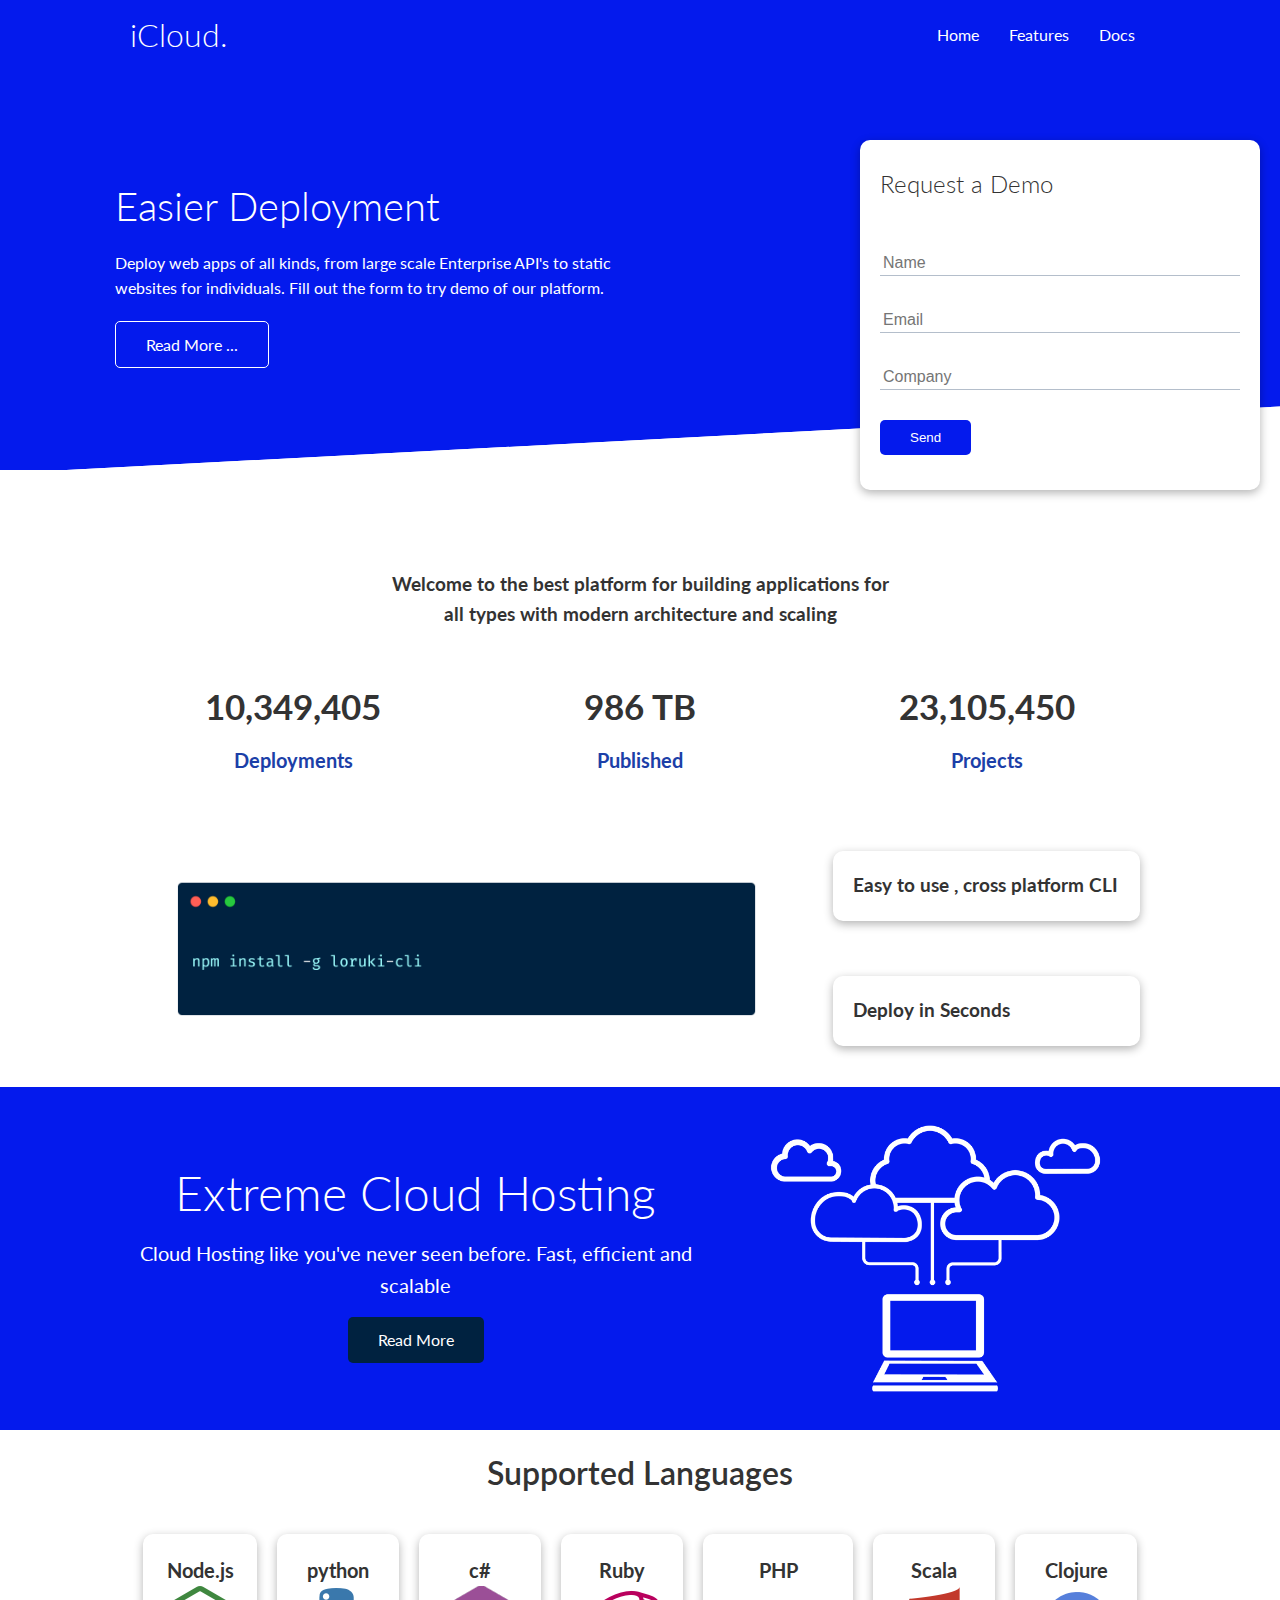
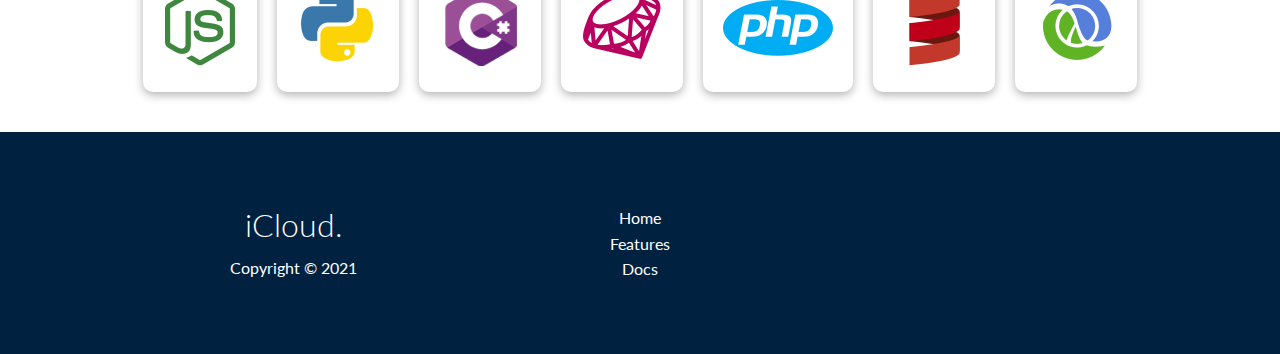
<file: iCloud/index.html>
<!DOCTYPE html>
<html lang="en">

<head>
    <meta charset="UTF-8">
    <meta http-equiv="X-UA-Compatible" content="IE=edge">
    <meta name="viewport" content="width=device-width, initial-scale=1.0">
    <link rel="stylesheet" href="https://cdnjs.cloudflare.com/ajax/libs/font-awesome/5.15.2/css/all.min.css"
        integrity="sha512-HK5fgLBL+xu6dm/Ii3z4xhlSUyZgTT9tuc/hSrtw6uzJOvgRr2a9jyxxT1ely+B+xFAmJKVSTbpM/CuL7qxO8w=="
        crossorigin="anonymous" />
    <link rel="stylesheet" href="css/style.css">
    <link rel="stylesheet" href="css/utilities.css">
    <title>Loruki | Cloud Solutions</title>
</head>

<body>
    <div class="navbar">
        <div class="container flex">
            <h1 class="logo">iCloud.</h1>
            <nav>
                <ul>
                    <li><a href="index.html">Home</a></li>
                    <li><a href="features.html">Features</a></li>
                    <li><a href="docs.html">Docs</a></li>
                </ul>
            </nav>
        </div>
    </div>

    <!-- Showcase -->

    <section class="showcase">
        <div class="container grid">
            <div class="showcase-text">
                <h1>Easier Deployment</h1>
                <p>
                    Deploy web apps of all kinds, from large scale Enterprise API's to static websites for individuals.
                    Fill out the form to try demo of our platform.
                </p>
                <a href="features.html" class="btn btn-outline">Read More ...</a>
            </div>
            <div class="showcase-form card">
                <h2>Request a Demo</h2>
                <form name="contact" method="POST" netlify-honeypot="bot-field" data-netlify="true">
                    <input type="hidden" name="form-name" value="contact">
                    <p class="hidden">
                        <label>Don't fill this if you're a human:
                            <input name="bot-field" />
                        </label>
                    </p>
                    <div class="form-control">
                        <input type="text" name="name" placeholder="Name" required>
                    </div>
                    <div class="form-control">
                        <input type="email" name="email" placeholder="Email" required>
                    </div>
                    <div class="form-control">
                        <input type="text" name="company" placeholder="Company" required>
                    </div>
                    <input type="submit" value="Send" class="btn btn-primary">
                </form>
            </div>
        </div>
    </section>

    <!-- Stats -->

    <section class="stats">
        <div class="container">
            <h3 class="stats-heading text-center ">
                Welcome to the best platform for building applications for all types with modern architecture and
                scaling
            </h3>
            <div class="grid grid-3 text-center my-4">
                <div>
                    <i class="fas fa-server fa-3x"></i>
                    <h3>10,349,405</h3>
                    <p class="text-secondary">Deployments</p>
                </div>
                <div>
                    <i class="fas fa-upload fa-3x"></i>
                    <h3>986 TB</h3>
                    <p class="text-secondary">Published</p>
                </div>
                <div>
                    <i class="fas fa-project-diagram fa-3x"></i>
                    <h3>23,105,450</h3>
                    <p class="text-secondary">Projects</p>
                </div>
            </div>
        </div>
    </section>

<!-- CLI -->

    <section class="cli">
        <div class="container grid">
            <img src="images/cli.png" alt="cli image">
            <div class="card">
                <h3>Easy to use , cross platform CLI</h3>
            </div>
            <div class="card">
                <h3>Deploy in Seconds</h3>
            </div>
        </div>
    </section>
    <section class="cloud bg-primary my-2 py-2">
        <div class="container grid bg-primary">
            <div class="text-center">
                <h2 class="lg">Extreme Cloud Hosting</h2>
                <p class="lead my-1">Cloud Hosting like you've never seen before.
                    Fast, efficient and scalable</p>
                <a href="features.html" class="btn btn-dark">Read More</a>
            </div>
            <img src="images/cloud.png" alt="cloud image">
        </div>
    </section>

    <!-- Languages -->
    
    <section class="languages">
        <h2 class="md text-center my-2">
            Supported Languages
        </h2>
        <div class="container flex">
            <div class="card">
                <h4>Node.js</h4>
                <img src="images/node.png" alt="Node">
            </div>
            <div class="card">
                <h4>python</h4>
                <img src="images/python.png" alt="Node">
            </div>
            <div class="card">
                <h4>c#</h4>
                <img src="images/csharp.png" alt="Node">
            </div>
            <div class="card">
                <h4>Ruby</h4>
                <img src="images/ruby.png" alt="Node">
            </div>
            <div class="card">
                <h4>PHP</h4>
                <img src="images/php.png" alt="Node">
            </div>
            <div class="card">
                <h4>Scala</h4>
                <img src="images/scala.png" alt="Node">
            </div>
            <div class="card">
                <h4>Clojure</h4>
                <img src="images/clojure.png" alt="Node">
            </div>
        </div>
    </section>

<!-- Footer -->

    <footer class="footer bg-dark py-5">
        <div class="container grid grid-3 text-center">
            <div>
                <h1>iCloud.</h1>
                <p>Copyright &copy; 2021</p>
            </div>
            <nav>
                <ul>
                    <li><a href="index.html">Home</a></li>
                    <li><a href="features.html">Features</a></li>
                    <li><a href="docs.html">Docs</a></li>
                </ul>
            </nav>
            <div class="social">
                <a href="#"><i class="fab fa-twitter fa-2x"></i></a>
                <a href="#"><i class="fab fa-instagram fa-2x"></i></a>
                <a href="#"><i class="fab fa-facebook fa-2x"></i></a>
                <a href="#"><i class="fab fa-github fa-2x"></i></a>
            </div>
        </div>
    </footer>

</body>
</html>
</file>
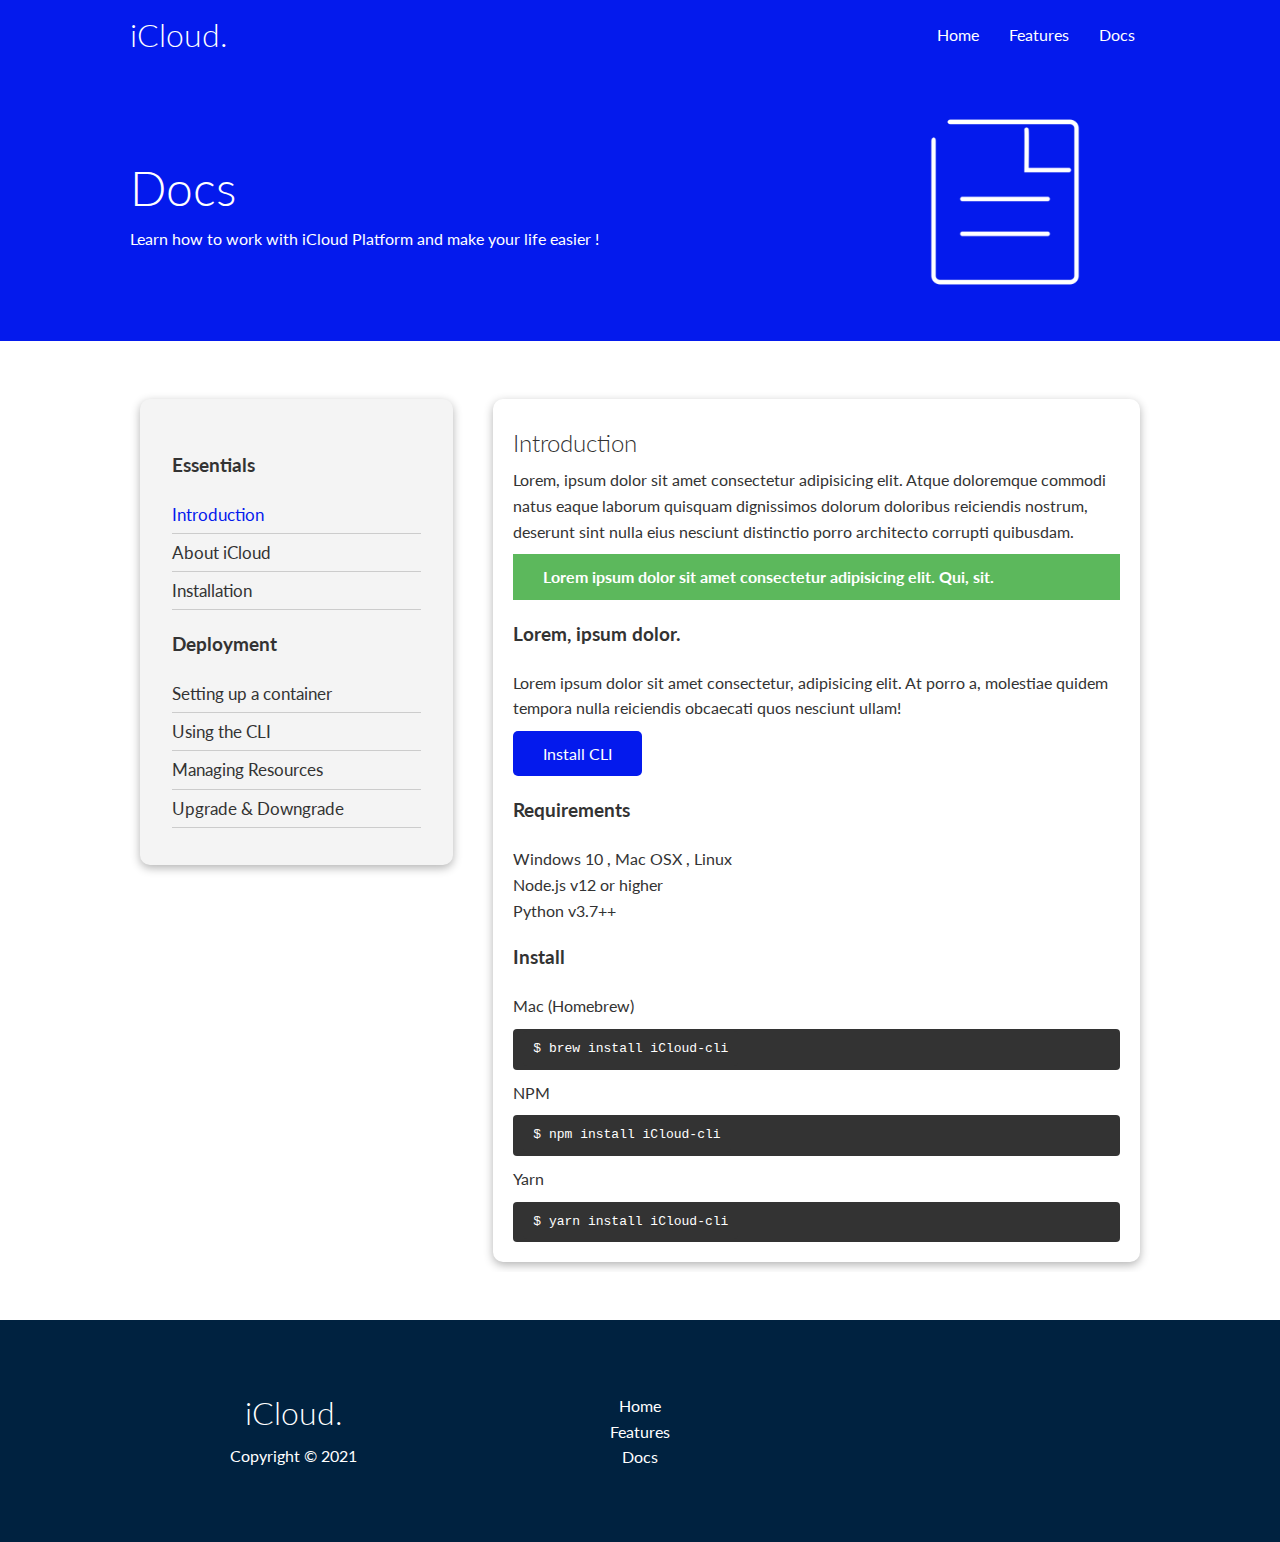
<file: iCloud/docs.html>
<!DOCTYPE html>
<html lang="en">

<head>
    <meta charset="UTF-8">
    <meta http-equiv="X-UA-Compatible" content="IE=edge">
    <meta name="viewport" content="width=device-width, initial-scale=1.0">
    <link rel="stylesheet" href="https://cdnjs.cloudflare.com/ajax/libs/font-awesome/5.15.2/css/all.min.css"
        integrity="sha512-HK5fgLBL+xu6dm/Ii3z4xhlSUyZgTT9tuc/hSrtw6uzJOvgRr2a9jyxxT1ely+B+xFAmJKVSTbpM/CuL7qxO8w=="
        crossorigin="anonymous" />
    <link rel="stylesheet" href="css/style.css">
    <link rel="stylesheet" href="css/utilities.css">
    <title>Loruki | Cloud Solutions</title>
</head>

<body>

    <!-- NavBar -->

    <div class="navbar">
        <div class="container flex">
            <h1 class="logo">iCloud.</h1>
            <nav>
                <ul>
                    <li><a href="index.html">Home</a></li>
                    <li><a href="features.html">Features</a></li>
                    <li><a href="docs.html">Docs</a></li>
                </ul>
            </nav>
        </div>
    </div>

    <!-- Head -->

    <section class="docs-head bg-primary py-3">
        <div class="container grid ">
            <div>
                <h1 class="lg">Docs</h1>
                <p>Learn how to work with iCloud Platform and make your life easier !</p>
            </div>
            <div></div>
            <div>
                <img src="images/docs.png" alt="server image">
            </div>
        </div>
    </section>

    <!-- main -->

    <section class="docs-main my-4">
        <div class="container grid">
            <div class="card bg-light p-3">
                <h3 class="my-2">Essentials</h3>
                <nav>
                    <ul>
                        <li><a class="text-primary"href="#">Introduction</a></li>
                        <li><a href="#">About iCloud</a></li>
                        <li><a href="#">Installation</a></li>
                    </ul>
                </nav>
                <h3 class="my-2">Deployment</h3>
                <nav>
                    <ul>
                        <li><a href="#">Setting up a container</a></li>
                        <li><a href="#">Using the CLI</a></li>
                        <li><a href="#">Managing Resources</a></li>
                        <li><a href="#">Upgrade &amp; Downgrade</a></li>
                    </ul>
                </nav>
            </div>
            <div class="card">
                <h2>Introduction</h2>
                <p>Lorem, ipsum dolor sit amet consectetur adipisicing elit. Atque doloremque commodi natus eaque
                    laborum quisquam dignissimos dolorum doloribus reiciendis nostrum, deserunt sint nulla eius nesciunt
                    distinctio porro architecto corrupti quibusdam.</p>
                <div class="alert alert-success">
                    <i class="fa fa-info "></i>Lorem ipsum dolor sit amet consectetur adipisicing elit. Qui, sit.
                </div>
                <h3>Lorem, ipsum dolor.</h3>
                <p>Lorem ipsum dolor sit amet consectetur, adipisicing elit. At porro a, molestiae quidem tempora nulla
                    reiciendis obcaecati quos nesciunt ullam!</p>
                <a href="#" class="btn btn-primary">Install CLI</a>
                <h3>Requirements</h3>
                <ul>
                    <li>Windows 10 , Mac OSX , Linux</li>
                    <li>Node.js v12 or higher</li>
                    <li>Python v3.7++</li>
                </ul>
                <h3>Install</h3>
                <p>Mac (Homebrew)</p>
                <pre><code>$ brew install iCloud-cli</code></pre>
                <p>NPM</p>
                <pre><code>$ npm install iCloud-cli</code></pre>
                <p>Yarn</p>
                <pre><code>$ yarn install iCloud-cli</code></pre>
            </div>
        </div>
    </section>

    <!-- Footer -->

    <footer class="footer bg-dark py-5">
        <div class="container grid grid-3 text-center">
            <div>
                <h1>iCloud.</h1>
                <p>Copyright &copy; 2021</p>
            </div>
            <nav>
                <ul>
                    <li><a href="index.html">Home</a></li>
                    <li><a href="features.html">Features</a></li>
                    <li><a href="docs.html">Docs</a></li>
                </ul>
            </nav>
            <div class="social">
                <a href="#"><i class="fab fa-twitter fa-2x"></i></a>
                <a href="#"><i class="fab fa-instagram fa-2x"></i></a>
                <a href="#"><i class="fab fa-facebook fa-2x"></i></a>
                <a href="#"><i class="fab fa-github fa-2x"></i></a>
            </div>
        </div>
    </footer>
</body>

</html>
</file>
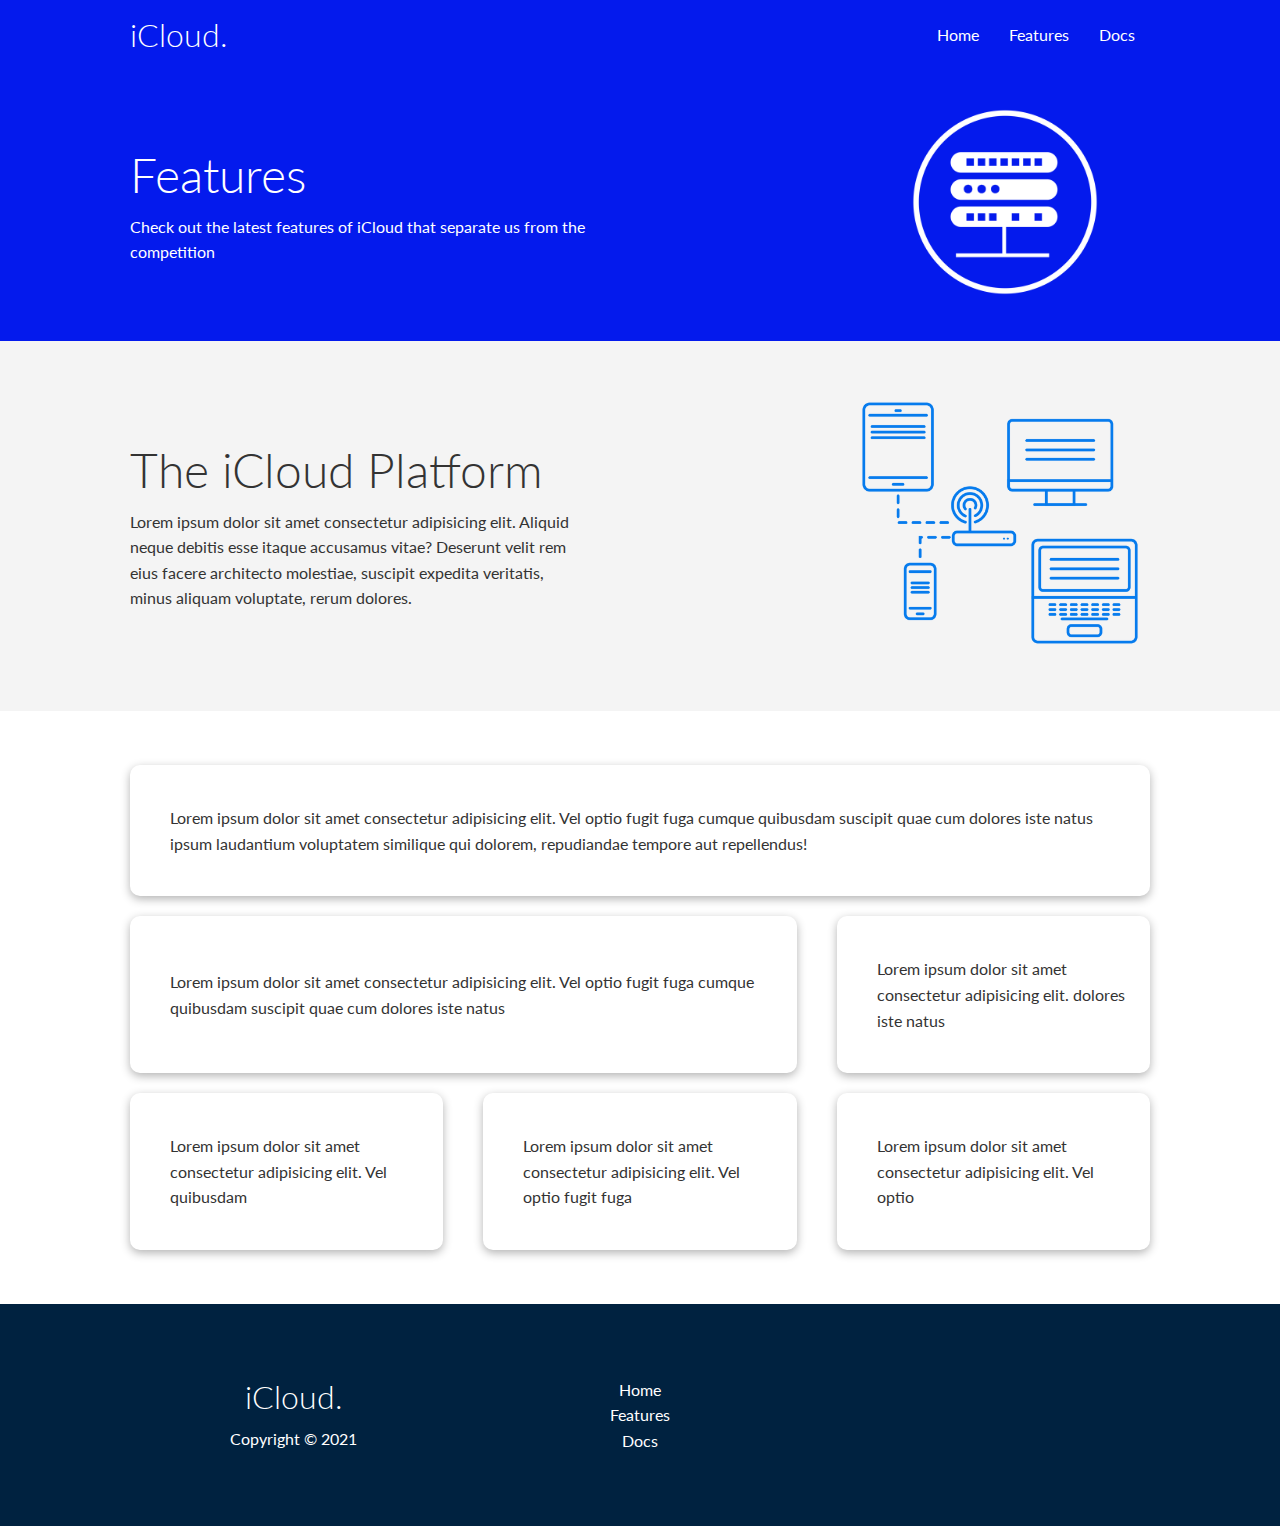
<file: iCloud/features.html>
<!DOCTYPE html>
<html lang="en">

<head>
    <meta charset="UTF-8">
    <meta http-equiv="X-UA-Compatible" content="IE=edge">
    <meta name="viewport" content="width=device-width, initial-scale=1.0">
    <link rel="stylesheet" href="https://cdnjs.cloudflare.com/ajax/libs/font-awesome/5.15.2/css/all.min.css"
        integrity="sha512-HK5fgLBL+xu6dm/Ii3z4xhlSUyZgTT9tuc/hSrtw6uzJOvgRr2a9jyxxT1ely+B+xFAmJKVSTbpM/CuL7qxO8w=="
        crossorigin="anonymous" />
    <link rel="stylesheet" href="css/style.css">
    <link rel="stylesheet" href="css/utilities.css">
    <title>Loruki | Cloud Solutions</title>
</head>

<body>

    <!-- NavBar -->

    <div class="navbar">
        <div class="container flex">
            <h1 class="logo">iCloud.</h1>
            <nav>
                <ul>
                    <li><a href="index.html">Home</a></li>
                    <li><a href="features.html">Features</a></li>
                    <li><a href="docs.html">Docs</a></li>
                </ul>
            </nav>
        </div>
    </div>

    <!-- Head -->

    <section class="features-head bg-primary py-3">
        <div class="container grid">
            <div>
                <h1 class="lg">Features</h1>
                <p>Check out the latest features of iCloud that separate us from the competition</p>
            </div>
            <div></div>
            <div >
                <img src="images/server.png" alt="server image">
            </div>
        </div>
    </section>

    <!-- SubHead -->

    <section class="features-subhead bg-light py-3">
        <div class="container grid">
            <div>
                <h1 class="lg">The iCloud Platform</h1>
                <p>Lorem ipsum dolor sit amet consectetur adipisicing elit. Aliquid neque debitis esse itaque accusamus
                    vitae? Deserunt velit rem eius facere architecto molestiae, suscipit expedita veritatis, minus
                    aliquam voluptate, rerum dolores.</p>
            </div>
            <div></div>
            <div>
                <img src="images/server2.png" alt="server image">
            </div>
        </div>
    </section>
    <!-- main -->

    <section class="features-main my-2">
        <div class="container grid grid-3">
            <div class="card flex">
                <i class="fas fa-server fa-3x"></i>
                <p>Lorem ipsum dolor sit amet consectetur adipisicing elit. Vel optio fugit fuga cumque quibusdam
                    suscipit quae cum dolores iste natus ipsum laudantium voluptatem similique qui dolorem, repudiandae
                    tempore aut repellendus!</p>
            </div>
            <div class="card flex">
                <i class="fas fa-laptop-code fa-3x"></i>
                <p>Lorem ipsum dolor sit amet consectetur adipisicing elit. Vel optio fugit fuga cumque quibusdam
                    suscipit quae cum dolores iste natus </p>
            </div>
            <div class="card flex">
                <i class="fas fa-database fa-3x"></i>
                <p>Lorem ipsum dolor sit amet consectetur adipisicing elit. dolores iste natus </p>
            </div>
            <div class="card flex">
                <i class="fas fa-power-off fa-3x"></i>
                <p>Lorem ipsum dolor sit amet consectetur adipisicing elit. Vel quibusdam
                   </p>
            </div>
            <div class="card flex">
                <i class="fas fa-download fa-3x"></i>
                <p>Lorem ipsum dolor sit amet consectetur adipisicing elit. Vel optio fugit fuga </p>
            </div>
            <div class="card flex">
                <i class="fas fa-upload fa-3x"></i>
                <p>Lorem ipsum dolor sit amet consectetur adipisicing elit. Vel optio </p>
            </div>
        </div>
    </section>

    <!-- Footer -->

    <footer class="footer bg-dark py-5">
        <div class="container grid grid-3 text-center">
            <div>
                <h1>iCloud.</h1>
                <p>Copyright &copy; 2021</p>
            </div>
            <nav>
                <ul>
                    <li><a href="index.html">Home</a></li>
                    <li><a href="features.html">Features</a></li>
                    <li><a href="docs.html">Docs</a></li>
                </ul>
            </nav>
            <div class="social">
                <a href="#"><i class="fab fa-twitter fa-2x"></i></a>
                <a href="#"><i class="fab fa-instagram fa-2x"></i></a>
                <a href="#"><i class="fab fa-facebook fa-2x"></i></a>
                <a href="#"><i class="fab fa-github fa-2x"></i></a>
            </div>
        </div>
    </footer>
</body>

</html>
</file>
<file: iCloud/css/style.css>
@import url('https://fonts.googleapis.com/css2?family=Lato:wght@300&display=swap');
:root {
    --primarycolor: #041aed;
    --secondarycolor: #1c3fa8;
    --darkcolor: #002240;
    --lightcolor: #f4f4f4;
    --success-color: #5cb85c;
    --danger-color: #d9534f;
    --error-color: #d9534f;
}

/* Initials */

* {
    box-sizing: border-box;
    padding: 0;
    margin: 0;
}

body {
    font-family: 'Lato', sans-serif;
    color: #333;
    line-height: 1.6;
}

ul {
    list-style: none;
}

a {
    text-decoration: none;
    color: #333;
}

h1, h2 {
    font-weight: 300;
    line-height: 1.2;
    margin: 10px 0;
}

p {
    margin: 10px 0;
}

img {
    width: 100%;
}

code, pre {
    background-color: #333;
    color: white;
    padding: 10px;
    border-radius: 4px;
}

/* Navbar Stylings */

.navbar {
    background-color: var(--primarycolor);
    color: white;
    height: 70px;
}

.navbar .flex {
    justify-content: space-between;
}

.navbar ul {
    display: flex;
}

.navbar a {
    color: white;
    padding: 10px;
    margin: 0 5px;
}

.navbar a:hover {
    border-bottom: 2px solid white;
}

.hidden {
    visibility: hidden;
    height: 0;
}

/* Showcase */

.showcase {
    height: 400px;
    background-color: var(--primarycolor);
    color: white;
    position: relative;
}

.showcase h1 {
    font-size: 40px;
}

.showcase p {
    margin: 20px 0;
}

.showcase .grid {
    grid-template-columns: 55% 45%;
    gap: 30px;
    overflow: visible;
}

.showcase-text {
    animation: slideInFromLeft 1s ease-out;
}

.showcase-form {
    position: relative;
    top: 60px;
    height: 350px;
    width: 400px;
    padding: 40px;
    z-index: 100;
    animation: slideInFromRight 1s ease-out;
}

.showcase-form .form-control {
    margin: 30px 0;
}

.showcase-form input[type="text"], .showcase-form input[type="email"] {
    border: 0;
    border-bottom: 1px solid #b4becb;
    width: 100%;
    padding: 3px;
    font-size: 16px;
}

.showcase-form input:focus {
    outline: none;
}

.showcase::before, .showcase::after {
    content: '';
    position: absolute;
    height: 100px;
    bottom: -70px;
    right: 0;
    left: 0;
    background: white;
    transform: skewY(-3deg);
    -webkit-transform: skewY(-3deg);
    -moz-transform: skewY(-3deg);
    -ms-transform: skewY(-3deg);
}

/* Stats */

.stats {
    padding-top: 100px;
    animation: slideInFromBottom 1s ease-out;
}

.stats-heading {
    margin: auto;
    max-width: 500px;
}

.stats .grid h3 {
    font-size: 35px
}

.stats .grid p {
    font-size: 20px;
    font-weight: bold;
}

.cli .grid {
    grid-template-columns: repeat(3, 1fr);
    grid-template-rows: repeat(2, 1fr);
}

.cli .grid>*:first-child {
    grid-column: 1 / span 2;
    grid-row: 1 / span 2;
}

/* Cloud */

.cloud .grid {
    grid-template-columns: 4fr 3fr;
}

/* Languages */

.languages .flex {
    flex-wrap: wrap;
}

.languages .card {
    text-align: center;
    margin: 18px 10px 40px;
    transition: transform 0.2s ease-in;
}

.languages h2 {
    font-weight: 600;
}

.languages .card h4 {
    font-size: 20px;
}

.languages .card:hover {
    transform: translateY(-15px);
}

/* Features */

.features-head .grid, .features-subhead .grid {
    grid-template-columns: 4fr 2fr 2fr;
}

.features-head img {
    width: 200px;
    justify-self: flex-end;
}

.features-subhead img {
    width: 300px;
    justify-self: flex-end;
}

/* fearures-main */

.features-main .card>i {
    margin-right: 20px;
}

.features-main .grid {
    padding: 30px;
}

.features-main .grid-3>*:nth-child(1) {
    grid-column: 1/span 3;
}

.features-main .grid-3>*:nth-child(2) {
    grid-column: 1/span 2;
}

/* Docs */

.docs-head .grid {
    grid-template-columns: 4fr 2fr 2fr;
}

.docs-head img {
    width: 200px;
}

/* Docs-main */

.docs-main .grid {
    grid-template-columns: 1fr 2fr;
    align-items: flex-start;
}

.docs-main nav li {
    font-size: 17px;
    padding-bottom: 5px;
    margin-bottom: 5px;
    border-bottom: 1px solid #ccc;
}

.docs-main a:hover {
    font-weight: bold;
}

.docs-main h3 {
    margin: 20px 0;
}

/* Footer */

.footer .social a {
    margin: 0 10px;
}

/* Animations */

@keyframes slideInFromLeft {
    0% {
        transform: translateX(-200px);
    }
    100% {
        transform: translateX(0px);
    }
}

@keyframes slideInFromRight {
    0% {
        transform: translateX(200px);
    }
    100% {
        transform: translateX(0px);
    }
}

@keyframes slideInFromTop {
    0% {
        transform: translateY(-200px);
    }
    100% {
        transform: translateY(0px);
    }
}

@keyframes slideInFromBottom {
    0% {
        transform: translateY(200px);
    }
    100% {
        transform: translateY(0px);
    }
}

/* above tablets */

@media(min-width:769px) {
    .showcase .card {
        width: 40vw;
        max-width: 400px;
        position: absolute;
        right: 10px;
    }
}

/* Tablets and under */

@media(max-width:768px) {
    .grid, .showcase .grid, .stats .grid, .cloud .grid, .cli .grid, .footer .grid, .features-head .grid, .features-subhead .grid, .features-main .grid, .docs-head .grid, .docs-main .grid {
        grid-template-columns: 1fr;
        grid-template-rows: 1fr;
    }
    .cli .grid>*:first-child {
        grid-column: 1;
        grid-row: 1;
    }
    .showcase {
        height: auto;
    }
    .showcase-text {
        text-align: center;
        margin-top: 40PX;
        animation: slideInFromTop 1s ease-out;
    }
    .showcase-form {
        justify-self: center;
        margin: auto;
        animation: slideInFromBottom 1s ease-out;
    }
    .features-head, .features-subhead, .docs-head {
        text-align: center;
    }
    .features-main .grid>*:first-child, .features-main .grid>*:nth-child(2) {
        grid-column: 1;
    }
}

/* Mobile */

@media(max-width:500px) {
    .navbar {
        height: 110px;
    }
    .navbar .flex {
        flex-direction: column;
    }
    .navbar ul {
        padding: 10px;
        background-color: rgba(0, 0, 0, 0.1);
    }
    .showcase .card {
        max-width: 70vw;
    }
    .showcase-text {
        animation: slideInFromLeft 1s ease-out;
    }
    .showcase-form {
        animation: slideInFromRight 1s ease-out;
    }
}
</file>
<file: iCloud/css/utilities.css>
/* Utilities */

.container {
    max-width: 1100px;
    margin: 0 auto;
    overflow: auto;
    padding: 0 40px;
}

.card {
    background-color: white;
    color:#333;
    border-radius: 10px;
    box-shadow:0px 3px 10px rgba(0,0,0,0.3);
    padding:20px;
    margin:10px;
}

.btn {
    display: inline-block;
    padding:10px 30px;
    background-color: var(--primarycolor);
    color:white;
    border:none;
    border-radius: 5px;
    cursor: pointer;
}

.btn:hover {
   transform:scale(0.97);
}

.btn-outline {
    background-color: transparent;
    border: 1px solid white;
}

.alert {
    background-color:var(--lightcolor);
    padding:10px 20px;
    font-weight:bold;
}

.alert i {
    margin-right: 10px;
}

.alert-success {
    background-color: var(--success-color);
    color: white;
}

.alert-danger {
    background-color: var(--error-color);
    color:white;
}

/* Backgrounds and coloured buttons */

.bg-primary,
.btn-primary {
    background-color: var(--primarycolor);
    color:#fff;
}

.bg-secondary,
.btn-secondary {
    background-color: var(--secondarycolor);
    color:#fff;
}

.bg-dark,
.btn-dark {
    background-color: var(--darkcolor);
    color:#fff;
}

.bg-light,
.btn-light {
    background-color: var(--lightcolor);
    color:#333;
}
.text-primary {
    color:var(--primarycolor);
}

.text-secondary {
    color:var(--secondarycolor);
}

.text-dark {
    color:var(--darkcolor);
}

.text-light {
    color:var(--lightcolor);
}

.bg-primary a,
.btn-primary a,
.bg-secondary a,
.btn-secondary a,
.bg-dark a,
.btn-dark a{
    color:white;
}
/* Text-
 */

.lead {
    font-size: 20px;
}

.sm {
    font-size: 1rem;
}

.md {
    font-size: 2rem;
}

.lg {
    font-size: 3rem;
}

.xl {
    font-size: 4rem;
}
.text-center {
    text-align: center;
}
.flex {
    display: flex;
    justify-content: center;
    align-items: center;
    height: 100%;
}

.grid {
    height:100%;
    display: grid;
    grid-template-columns: repeat(2,1fr);
    gap: 20px;
    justify-content: center;
    align-items: center;
}

.grid-3 {
    grid-template-columns: repeat(3,1fr);
}

/* Margins */

.m-1 {
    margin:1rem;
}

.m-2 {
    margin:1.5rem;
}

.m-3 {
    margin:2rem;
}

.m-4 {
    margin:3rem;
}

.m-5 {
    margin:4rem;
}
 
.my-1 {
    margin:1rem 0;
}

.my-2 {
    margin:1.5rem 0;
}

.my-3 {
    margin:2rem 0;
}

.my-4 {
    margin:3rem 0;
}

.my-5 {
    margin:4rem 0;
}

/* Paddings */

.p-1 {
    padding:1rem;
}

.p-2 {
    padding:1.5rem;
}

.p-3 {
    padding:2rem;
}

.p-4 {
    padding:3rem;
}

.p-5 {
    padding:4rem;
}

.py-1 {
    padding:1rem 0;
}

.py-2 {
    padding:1.5rem 0;
}

.py-3 {
    padding:2rem 0;
}

.py-4 {
    padding:3rem 0;
}

.py-5 {
    padding:4rem 0;
}
</file>
